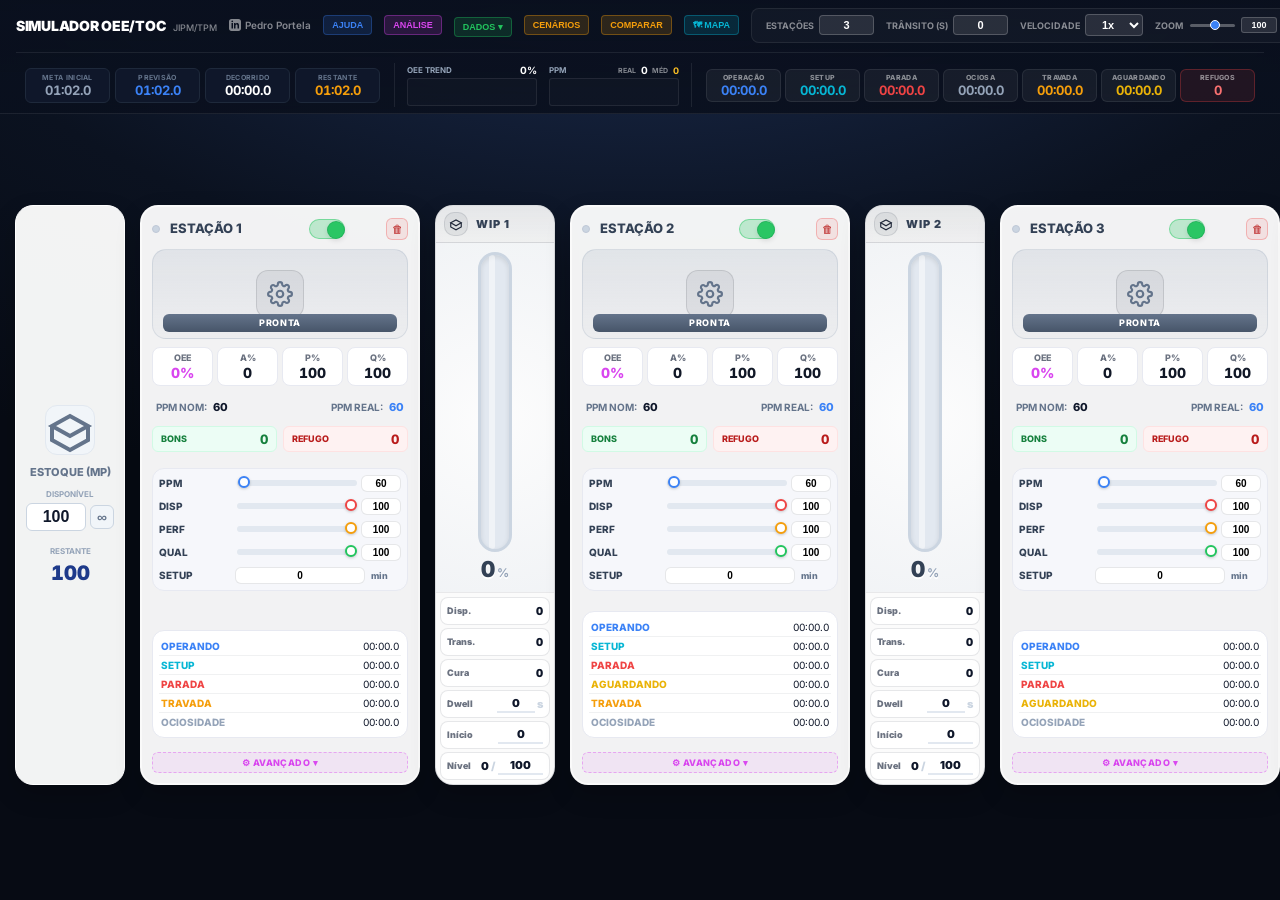
<file: index.html>
<!doctype html>
<html lang="pt-br">
<head>
    <meta charset="utf-8"/>
    <meta name="viewport" content="width=device-width,initial-scale=1"/>
    <title>SIMULADOR - OEE / TOC</title>
    <link href="https://fonts.googleapis.com/css2?family=Inter:wght@400;600;800&family=Roboto+Mono:wght@500&display=swap" rel="stylesheet">
    <link rel="stylesheet" href="styles.css">
</head>
<body>

<div class="topbar">
    <div class="row1">
        <div class="left-group">
            <div class="brand-compact">
                <span class="brandTitle">SIMULADOR OEE/TOC</span>
                <span class="brandSub">JIPM/TPM</span>
            </div>
            <a href="https://www.linkedin.com/in/pedro-ag-portela/" target="_blank" class="author-link">
                <svg viewBox="0 0 24 24"><path d="M19 0h-14c-2.761 0-5 2.239-5 5v14c0 2.761 2.239 5 5 5h14c2.762 0 5-2.239 5-5v-14c0-2.761-2.238-5-5-5zm-11 19h-3v-11h3v11zm-1.5-12.268c-.966 0-1.75-.79-1.75-1.764s.784-1.764 1.75-1.764 1.75.79 1.75 1.764-.783 1.764-1.75 1.764zm13.5 12.268h-3v-5.604c0-3.368-4-3.113-4 0v5.604h-3v-11h3v1.765c1.396-2.586 7-2.777 7 2.476v6.759z"/></svg>
                Pedro Portela
            </a>
            <button class="help-btn" onclick="openHelp()">AJUDA</button>
            <button class="analytics-btn" onclick="openAnalytics()">ANÁLISE</button>
            <div class="data-menu-wrap">
                <button class="data-btn" onclick="toggleDataMenu(event)">DADOS ▾</button>
                <div class="data-menu" id="dataMenu">
                    <div class="group-title">Exportar</div>
                    <button onclick="exportCSV()">📊 KPIs por estação (CSV)</button>
                    <button onclick="exportSnapshot()">📦 Snapshot completo (JSON)</button>
                    <hr>
                    <div class="group-title">Configuração</div>
                    <button onclick="saveConfig()">💾 Guardar configuração</button>
                    <button onclick="document.getElementById('loadConfigInput').click()">📂 Carregar configuração</button>
                    <button onclick="saveConfigLocal()">⭐ Guardar em browser</button>
                    <button onclick="loadConfigLocal()">↻ Restaurar do browser</button>
                    <hr>
                    <button onclick="openPrefs()">⚙ Preferências…</button>
                </div>
                <input type="file" id="loadConfigInput" accept=".json,application/json" style="display:none" onchange="loadConfigFile(event)">
            </div>
            <button class="scenario-btn" onclick="openScenarios()">CENÁRIOS</button>
            <button class="scenario-btn" onclick="openCompare()" title="Comparar dois snapshots JSON">COMPARAR</button>
            <button class="map-btn" onclick="openMap()" title="Vista em grafo da linha">🗺 MAPA</button>
        </div>

        <div class="center-configs">
            <div class="cfg">
                <span class="cfg-lbl">ESTAÇÕES</span>
                <input id="stationsSelect" class="cfg-input" type="number" min="1" max="99" value="3" title="Quantidade de estações (1-99)">
            </div>
            <div class="cfg">
                <span class="cfg-lbl">TRÂNSITO (s)</span>
                <input id="transitTimeInput" class="cfg-input" type="number" min="0" max="999" value="0">
            </div>
            <div class="cfg">
                <span class="cfg-lbl">VELOCIDADE</span>
                <select id="speedSelect" class="cfg-input">
                    <option value="1">1x</option><option value="2">2x</option><option value="4">4x</option><option value="8">8x</option><option value="10">10x</option><option value="20">20x</option><option value="100">100x</option>
                </select>
            </div>
            <div class="cfg">
                <span class="cfg-lbl">ZOOM</span>
                <div class="zoom-row">
                    <input id="zoomSlider" type="range" min="30" max="150" step="5" value="100">
                    <input id="zoomInput" type="number" min="30" max="150" value="100">
                </div>
            </div>
            <div class="cfg" title="Semente para reprodutibilidade (0 = aleatório)">
                <span class="cfg-lbl">SEED</span>
                <input id="seedInput" class="seed-input" type="text" value="0" maxlength="10">
            </div>
        </div>

        <div class="right-group">
            <div class="toggles">
                <label class="tgl"><input type="checkbox" id="chkKeepParams">Manter Parâmetros</label>
                <label class="tgl"><input type="checkbox" id="chkFlushLine">Esgotar Linha</label>
            </div>
            <div class="btns">
                <button class="iconBtn" id="btnReset" title="Reset">⟲</button>
                <button class="startBtn" id="btnStart"><span>▶</span> INICIAR</button>
            </div>
            <div class="theme-toggle">
                <span class="theme-lbl">Claro</span>
                <label class="switch"><input type="checkbox" id="chkTheme"><span class="slider"></span></label>
            </div>
        </div>
    </div>

    <div class="row2">
        <div class="time-group">
            <div class="time-card"><div class="time-lbl">META INICIAL</div><div class="time-val est" id="t_init">00:00.0</div></div>
            <div class="time-card" title="Previsão de tempo de conclusão (P50 / P90 com MTBF ativo)"><div class="time-lbl">PREVISÃO</div><div class="time-val curr" id="t_est_curr">00:00.0</div><div class="time-lbl" id="t_est_p90" style="display:none; color:#fbbf24; font-size:8px; margin-top:1px;"></div></div>
            <div class="time-card"><div class="time-lbl">DECORRIDO</div><div class="time-val" id="t_elap">00:00.0</div></div>
            <div class="time-card"><div class="time-lbl">RESTANTE</div><div class="time-val rem" id="t_rem">00:00.0</div></div>
        </div>

        <div class="chart-group">
            <div class="mini-chart">
                <div class="chart-lbl"><span>OEE TREND</span><span class="cv-main" id="val_oee_now">0%</span></div>
                <div class="svg-box"><svg id="chartOEE"></svg></div>
            </div>
            <div class="mini-chart">
                <div class="chart-lbl">
                    <span>PPM</span>
                    <div class="chart-val-box">
                        <span class="cv-lbl-small">REAL</span><span class="cv-main" id="val_ppm_now">0</span>
                        <span class="cv-lbl-small">MÉD</span><span class="cv-sub" id="val_ppm_avg">0</span>
                    </div>
                </div>
                <div class="svg-box"><svg id="chartPPM"></svg></div>
            </div>
        </div>

        <div class="state-group">
            <div class="state-pill st-op"><div class="st-lbl">OPERAÇÃO</div><div class="st-val" id="g_run">00:00</div></div>
            <div class="state-pill st-su"><div class="st-lbl">SETUP</div><div class="st-val" id="g_setup_run">00:00</div></div>
            <div class="state-pill st-pd"><div class="st-lbl">PARADA</div><div class="st-val" id="g_down">00:00</div></div>
            <div class="state-pill st-oc"><div class="st-lbl">OCIOSA</div><div class="st-val" id="g_idle">00:00</div></div>
            <div class="state-pill st-tr"><div class="st-lbl">TRAVADA</div><div class="st-val" id="g_block">00:00</div></div>
            <div class="state-pill st-ag"><div class="st-lbl">AGUARDANDO</div><div class="st-val" id="g_wait">00:00</div></div>
            <div class="state-pill scrap-pill st-sc"><div class="st-lbl">REFUGOS</div><div class="st-val" id="g_scrap">0</div></div>
        </div>
    </div>
</div>

<div class="main">
    <div class="board" id="board">
        <div class="animLayer" id="animLayer"></div>
    </div>
</div>

<div id="helpModal" class="modal">
    <div class="modal-content">
        <span class="close" onclick="closeHelp()">&times;</span>
        <h2>📘 Manual Completo do Simulador OEE & TOC</h2>
        
        <h3>1. INTRODUÇÃO</h3>
        <p>Este simulador combina os princípios da <strong>Teoria das Restrições (TOC)</strong> de Eliyahu Goldratt com as métricas de <strong>OEE (Overall Equipment Effectiveness)</strong> do padrão JIPM/TPM. O objetivo é visualizar como parâmetros de disponibilidade, performance e qualidade impactam a produção de uma linha de manufatura.</p>
        
        <h3>2. CONCEITOS FUNDAMENTAIS</h3>
        
        <div class="help-section">
            <h4>OEE (Overall Equipment Effectiveness)</h4>
            <p><strong>Fórmula:</strong> <code>OEE = Disponibilidade (A%) × Performance (P%) × Qualidade (Q%)</code></p>
            <ul>
                <li><strong>Disponibilidade (A%):</strong> Percentual do tempo que a máquina está operacional (não quebrada)</li>
                <li><strong>Performance (P%):</strong> Percentual da velocidade nominal que está sendo alcançada</li>
                <li><strong>Qualidade (Q%):</strong> Percentual de peças boas produzidas (sem defeitos)</li>
            </ul>
            <p>Um OEE de <strong>85%</strong> é considerado "classe mundial" na indústria.</p>
        </div>
        
        <div class="help-section">
            <h4>Teoria das Restrições (TOC)</h4>
            <ul>
                <li><strong>Gargalo (Bottleneck):</strong> É a estação com menor capacidade efetiva, que limita toda a linha</li>
                <li>A capacidade de uma linha de produção é determinada pelo seu gargalo</li>
                <li>O simulador identifica automaticamente o gargalo (estação com menor PPM × A% × P%)</li>
                <li>Melhorar qualquer estação que NÃO seja o gargalo não aumenta a produção total</li>
            </ul>
        </div>
        
        <div class="help-section">
            <h4>WIP (Work in Progress)</h4>
            <ul>
                <li>Estoque intermediário entre estações</li>
                <li>Buffers protegem o gargalo contra variações das estações anteriores</li>
                <li><strong>WIP alto:</strong> Maior proteção, mas mais capital parado</li>
                <li><strong>WIP baixo:</strong> Menor custo, mas maior risco de paradas por falta de peça</li>
            </ul>
        </div>
        
        <h3>3. CONFIGURAÇÕES GERAIS (Barra Superior)</h3>
        <div class="glossary-grid">
            <div class="g-item"><div class="g-title">ESTAÇÕES</div><div class="g-desc">Quantidade de máquinas/etapas na linha (2 a 8)</div></div>
            <div class="g-item"><div class="g-title">TRÂNSITO (s)</div><div class="g-desc">Tempo de transporte entre estações em segundos</div></div>
            <div class="g-item"><div class="g-title">VELOCIDADE</div><div class="g-desc">Multiplicador de velocidade da simulação (1x a 100x)</div></div>
            <div class="g-item"><div class="g-title">ZOOM</div><div class="g-desc">Ajuste visual do tamanho do board (30% a 150%)</div></div>
        </div>
        
        <h3>4. INDICADORES DE TEMPO</h3>
        <div class="glossary-grid">
            <div class="g-item"><div class="g-title">META INICIAL</div><div class="g-desc">Tempo estimado para concluir a meta no momento que a simulação iniciou</div></div>
            <div class="g-item"><div class="g-title">PREVISÃO</div><div class="g-desc">Tempo estimado atual (recalculado se parâmetros mudarem durante a simulação)</div></div>
            <div class="g-item"><div class="g-title">DECORRIDO</div><div class="g-desc">Tempo de simulação já transcorrido</div></div>
            <div class="g-item"><div class="g-title">RESTANTE</div><div class="g-desc">Previsão menos o tempo decorrido</div></div>
        </div>
        
        <h3>5. GRÁFICOS EM TEMPO REAL</h3>
        <div class="glossary-grid">
            <div class="g-item"><div class="g-title">OEE TREND</div><div class="g-desc">Evolução do OEE do gargalo ao longo do tempo (0% a 100%)</div></div>
            <div class="g-item"><div class="g-title">PPM</div><div class="g-desc"><strong>REAL:</strong> PPM instantâneo do gargalo | <strong>MÉD:</strong> Média de peças boas por minuto desde o início</div></div>
        </div>
        
        <h3>6. ESTADOS GLOBAIS DA LINHA</h3>
        <div class="help-section">
            <table style="width:100%; font-size:13px; border-collapse:collapse;">
                <tr style="border-bottom:1px solid var(--modal-border);">
                    <td style="padding:8px;"><strong style="color:var(--blue);">OPERAÇÃO</strong></td>
                    <td style="padding:8px;">Tempo que o gargalo esteve efetivamente produzindo</td>
                </tr>
                <tr style="border-bottom:1px solid var(--modal-border);">
                    <td style="padding:8px;"><strong style="color:var(--cyan);">SETUP</strong></td>
                    <td style="padding:8px;">Tempo de setup/preparação da última estação</td>
                </tr>
                <tr style="border-bottom:1px solid var(--modal-border);">
                    <td style="padding:8px;"><strong style="color:var(--red);">PARADA</strong></td>
                    <td style="padding:8px;">Tempo de parada não planejada (falhas, quebras)</td>
                </tr>
                <tr style="border-bottom:1px solid var(--modal-border);">
                    <td style="padding:8px;"><strong style="color:var(--gray);">OCIOSA</strong></td>
                    <td style="padding:8px;">Tempo sem atividade (estação 1 sem demanda para puxar)</td>
                </tr>
                <tr style="border-bottom:1px solid var(--modal-border);">
                    <td style="padding:8px;"><strong style="color:var(--orange);">TRAVADA</strong></td>
                    <td style="padding:8px;">Tempo bloqueado porque o buffer à frente está cheio</td>
                </tr>
                <tr style="border-bottom:1px solid var(--modal-border);">
                    <td style="padding:8px;"><strong style="color:var(--yellow);">AGUARDANDO</strong></td>
                    <td style="padding:8px;">Tempo esperando peça chegar do buffer anterior (starving)</td>
                </tr>
                <tr>
                    <td style="padding:8px;"><strong style="color:#f87171;">REFUGOS</strong></td>
                    <td style="padding:8px;">Total de peças rejeitadas por problemas de qualidade</td>
                </tr>
            </table>
        </div>
        
        <h3>7. ESTOQUE (Coluna Esquerda)</h3>
        <div class="glossary-grid">
            <div class="g-item"><div class="g-title">DISPONÍVEL</div><div class="g-desc">Quantidade inicial de matéria-prima a ser configurada</div></div>
            <div class="g-item"><div class="g-title">RESTANTE</div><div class="g-desc">Quantidade ainda disponível para puxar durante a simulação</div></div>
        </div>
        
        <h3>8. PARÂMETROS DE CADA ESTAÇÃO</h3>
        <div class="help-section">
            <h4>Controles Ajustáveis</h4>
            <table style="width:100%; font-size:13px; border-collapse:collapse;">
                <tr style="border-bottom:1px solid var(--modal-border);">
                    <td style="padding:8px;"><strong>PPM</strong></td>
                    <td style="padding:8px;">Peças por minuto nominal (velocidade teórica máxima)</td>
                </tr>
                <tr style="border-bottom:1px solid var(--modal-border);">
                    <td style="padding:8px;"><strong>DISP (A%)</strong></td>
                    <td style="padding:8px;">Disponibilidade - % do tempo que a máquina está operacional</td>
                </tr>
                <tr style="border-bottom:1px solid var(--modal-border);">
                    <td style="padding:8px;"><strong>PERF (P%)</strong></td>
                    <td style="padding:8px;">Performance - % da velocidade nominal realmente alcançada</td>
                </tr>
                <tr style="border-bottom:1px solid var(--modal-border);">
                    <td style="padding:8px;"><strong>QUAL (Q%)</strong></td>
                    <td style="padding:8px;">Qualidade - % de peças boas (sem defeito) produzidas</td>
                </tr>
                <tr>
                    <td style="padding:8px;"><strong>SETUP</strong></td>
                    <td style="padding:8px;">Tempo de setup ao final da produção (em minutos)</td>
                </tr>
            </table>
        </div>
        <div class="help-section">
            <h4>KPIs Calculados da Estação</h4>
            <ul>
                <li><strong>OEE</strong> = A% × P% × Q%</li>
                <li><strong>PPM NOM</strong> = velocidade configurada</li>
                <li><strong>PPM REAL</strong> = PPM NOM × P%</li>
                <li><strong>BONS</strong> = peças aprovadas pela estação</li>
                <li><strong>REFUGO</strong> = peças rejeitadas pela estação</li>
            </ul>
        </div>
        <div class="help-section">
            <h4>Tempos Acumulados por Estação</h4>
            <p>OPERANDO, SETUP, PARADA, AGUARDANDO, TRAVADA, OCIOSIDADE - cada um mostra quanto tempo a estação passou em cada estado.</p>
        </div>
        
        <h3>9. BUFFERS WIP (Entre Estações)</h3>
        <div class="glossary-grid">
            <div class="g-item"><div class="g-title">Termômetro</div><div class="g-desc">Visualização gráfica do nível de ocupação do buffer</div></div>
            <div class="g-item"><div class="g-title">%</div><div class="g-desc">Percentual de ocupação do buffer</div></div>
            <div class="g-item"><div class="g-title">Disp.</div><div class="g-desc">Peças prontas e disponíveis para a próxima estação</div></div>
            <div class="g-item"><div class="g-title">Trans.</div><div class="g-desc">Peças em trânsito (ainda chegando ao buffer)</div></div>
            <div class="g-item"><div class="g-title">Início</div><div class="g-desc">Quantidade inicial de WIP (configurável ANTES de iniciar)</div></div>
            <div class="g-item"><div class="g-title">Nível</div><div class="g-desc">Quantidade atual / Capacidade máxima do buffer</div></div>
        </div>
        
        <h3>10. CONCLUÍDO (Coluna Direita)</h3>
        <div class="glossary-grid">
            <div class="g-item"><div class="g-title">META DE PROD.</div><div class="g-desc">Quantidade de peças BOAS desejadas ao final</div></div>
            <div class="g-item"><div class="g-title">REPOR PERDAS</div><div class="g-desc">Se ativo, continua puxando do estoque até atingir a meta de bons, compensando refugos</div></div>
            <div class="g-item"><div class="g-title">Número Grande</div><div class="g-desc">Total de peças boas finalizadas (saída da linha)</div></div>
            <div class="g-item"><div class="g-title">TOTAL PROCESSADO</div><div class="g-desc">Bons + Refugos (tudo que passou pela linha completa)</div></div>
            <div class="g-item"><div class="g-title">SALDO WIP (INI/FIM)</div><div class="g-desc">WIP total no início da simulação / WIP total atual</div></div>
        </div>
        
        <h3>11. CONTROLES E BOTÕES</h3>
        <div class="help-section">
            <table style="width:100%; font-size:13px; border-collapse:collapse;">
                <tr style="border-bottom:1px solid var(--modal-border);">
                    <td style="padding:8px;"><strong>Toggle ON/OFF</strong></td>
                    <td style="padding:8px;">Liga/desliga cada estação individualmente</td>
                </tr>
                <tr style="border-bottom:1px solid var(--modal-border);">
                    <td style="padding:8px;"><strong>Manter Parâmetros</strong></td>
                    <td style="padding:8px;">Ao resetar, preserva TODAS as configurações (PPM, A%, P%, Q%, WIP, etc.)</td>
                </tr>
                <tr style="border-bottom:1px solid var(--modal-border);">
                    <td style="padding:8px;"><strong>Esgotar Linha</strong></td>
                    <td style="padding:8px;">Continua simulação até esvaziar todo o WIP, mesmo após atingir a meta</td>
                </tr>
                <tr style="border-bottom:1px solid var(--modal-border);">
                    <td style="padding:8px;"><strong>⟲ (Reset)</strong></td>
                    <td style="padding:8px;">Reinicia a simulação (respeita "Manter Parâmetros")</td>
                </tr>
                <tr style="border-bottom:1px solid var(--modal-border);">
                    <td style="padding:8px;"><strong>▶ INICIAR / ⏸ PAUSAR</strong></td>
                    <td style="padding:8px;">Inicia ou pausa a simulação</td>
                </tr>
                <tr>
                    <td style="padding:8px;"><strong>Tema Claro/Escuro</strong></td>
                    <td style="padding:8px;">Alterna entre aparência clara e escura</td>
                </tr>
            </table>
        </div>
        
        <h3>12. INDICADOR DE GARGALO</h3>
        <div class="help-section">
            <ul>
                <li>A estação com <strong>menor capacidade efetiva</strong> (PPM × A% × P%) recebe destaque em <strong style="color:var(--purple);">roxo</strong></li>
                <li>O badge <strong>"GARGALO"</strong> aparece na estação limitante</li>
                <li>Se todas as estações tiverem capacidade igual, a última é considerada o gargalo</li>
                <li>Os indicadores globais (OPERAÇÃO, PARADA, etc.) são baseados no gargalo</li>
            </ul>
        </div>
        
        <h3>13. COMO USAR O SIMULADOR</h3>
        <div class="help-section">
            <h4>Passo a Passo Básico</h4>
            <ol>
                <li>Configure o <strong>número de estações</strong> desejado</li>
                <li>Defina o <strong>estoque inicial</strong> (matéria-prima) e a <strong>meta de produção</strong></li>
                <li>Ajuste os parâmetros (<strong>PPM, A%, P%, Q%</strong>) de cada estação</li>
                <li>Opcionalmente, configure <strong>WIP inicial</strong> nos buffers e <strong>tempo de setup</strong></li>
                <li>Clique em <strong>INICIAR</strong></li>
                <li>Observe os indicadores e identifique o gargalo</li>
                <li><strong>Pause</strong> para ajustar parâmetros e ver o impacto em tempo real</li>
            </ol>
        </div>
        <div class="help-section">
            <h4>Dicas de Uso</h4>
            <ul>
                <li>Use <strong>velocidade alta (20x ou 100x)</strong> para simulações longas</li>
                <li>Reduza a <strong>disponibilidade</strong> de uma estação para simular quebras</li>
                <li>Compare cenários usando <strong>"Manter Parâmetros"</strong> + Reset</li>
                <li>Observe o <strong>Saldo WIP</strong> para entender acúmulo na linha</li>
                <li>Ative <strong>"Repor Perdas"</strong> para simular produção até atingir meta de bons</li>
            </ul>
        </div>
        
        <h3>14. INTERPRETAÇÕES E INSIGHTS</h3>
        <div class="help-section">
            <table style="width:100%; font-size:13px; border-collapse:collapse;">
                <tr style="border-bottom:1px solid var(--modal-border);">
                    <td style="padding:8px;"><strong>OEE baixo com A% baixo</strong></td>
                    <td style="padding:8px;">Problema de manutenção/confiabilidade - máquina quebra muito</td>
                </tr>
                <tr style="border-bottom:1px solid var(--modal-border);">
                    <td style="padding:8px;"><strong>OEE baixo com P% baixo</strong></td>
                    <td style="padding:8px;">Máquina operando abaixo da velocidade nominal</td>
                </tr>
                <tr style="border-bottom:1px solid var(--modal-border);">
                    <td style="padding:8px;"><strong>OEE baixo com Q% baixo</strong></td>
                    <td style="padding:8px;">Problema de qualidade no processo</td>
                </tr>
                <tr style="border-bottom:1px solid var(--modal-border);">
                    <td style="padding:8px;"><strong>Muito tempo "AGUARDANDO"</strong></td>
                    <td style="padding:8px;">Estação anterior é mais lenta (gargalo está antes)</td>
                </tr>
                <tr style="border-bottom:1px solid var(--modal-border);">
                    <td style="padding:8px;"><strong>Muito tempo "TRAVADA"</strong></td>
                    <td style="padding:8px;">Buffer cheio - próxima estação é mais lenta (gargalo está depois)</td>
                </tr>
                <tr style="border-bottom:1px solid var(--modal-border);">
                    <td style="padding:8px;"><strong>WIP acumulando</strong></td>
                    <td style="padding:8px;">Desbalanceamento entre estações - revisar capacidades</td>
                </tr>
                <tr>
                    <td style="padding:8px;"><strong>Meta não atingida</strong></td>
                    <td style="padding:8px;">Estoque insuficiente ou muitos refugos (ativar "Repor Perdas")</td>
                </tr>
            </table>
        </div>
        
        <h3>15. GLOSSÁRIO RÁPIDO</h3>
        <div class="glossary-grid">
            <div class="g-item"><div class="g-title">PPM</div><div class="g-desc">Peças Por Minuto</div></div>
            <div class="g-item"><div class="g-title">OEE</div><div class="g-desc">Overall Equipment Effectiveness (Eficácia Global do Equipamento)</div></div>
            <div class="g-item"><div class="g-title">WIP</div><div class="g-desc">Work in Progress (Estoque em Processo)</div></div>
            <div class="g-item"><div class="g-title">TOC</div><div class="g-desc">Theory of Constraints (Teoria das Restrições)</div></div>
            <div class="g-item"><div class="g-title">Gargalo</div><div class="g-desc">Recurso que limita a capacidade total do sistema</div></div>
            <div class="g-item"><div class="g-title">Setup</div><div class="g-desc">Tempo de preparação/troca de ferramenta</div></div>
            <div class="g-item"><div class="g-title">Throughput</div><div class="g-desc">Taxa de saída de produtos acabados (bons)</div></div>
            <div class="g-item"><div class="g-title">Starving</div><div class="g-desc">Estação parada esperando peça (fome de material)</div></div>
        </div>
        
        <div style="margin-top:25px; padding:15px; background:rgba(34,197,94,0.1); border:1px solid rgba(34,197,94,0.3); border-radius:10px;">
            <p style="margin:0; font-size:13px; color:var(--green);"><strong>💡 Lembre-se:</strong> O objetivo é experimentar! Altere parâmetros, observe os impactos e desenvolva intuição sobre como OEE e gargalos afetam a produção.</p>
        </div>
    </div>
</div>

<div id="analyticsModal" class="modal">
    <div class="modal-content analytics">
        <span class="close" onclick="closeAnalytics()">&times;</span>
        <h2>📊 Análise da Linha</h2>

        <div class="analytics-summary" id="analyticsSummary"></div>

        <div class="tab-bar">
            <button class="tab-btn active" data-tab="yamazumi" onclick="switchAnalyticsTab('yamazumi')">Yamazumi</button>
            <button class="tab-btn" data-tab="pareto" onclick="switchAnalyticsTab('pareto')">Pareto de Perdas</button>
            <button class="tab-btn" data-tab="heatmap" onclick="switchAnalyticsTab('heatmap')">Heatmap de Estados</button>
            <button class="tab-btn" data-tab="sankey" onclick="switchAnalyticsTab('sankey')">Fluxo (Sankey)</button>
        </div>

        <div class="tab-pane active" id="tab-yamazumi">
            <p style="font-size:12px; opacity:0.8; margin:0 0 10px;">Tempo de ciclo efetivo decomposto por estação. Cada barra mostra a média de segundos por peça produzida em cada estado. A <strong style="color:var(--cyan);">linha tracejada</strong> indica o <strong>Takt time</strong> (ritmo necessário para atingir a meta).</p>
            <div class="chart-wrap"><div id="yamazumiChart"></div></div>
            <div class="legend">
                <span class="legend-item"><span class="legend-swatch swatch-run"></span>Operando</span>
                <span class="legend-item"><span class="legend-swatch swatch-setup"></span>Setup</span>
                <span class="legend-item"><span class="legend-swatch swatch-down"></span>Parada</span>
                <span class="legend-item"><span class="legend-swatch swatch-block"></span>Travada</span>
                <span class="legend-item"><span class="legend-swatch swatch-wait"></span>Aguardando</span>
                <span class="legend-item"><span class="legend-swatch swatch-idle"></span>Ociosa</span>
            </div>
        </div>

        <div class="tab-pane" id="tab-pareto">
            <p style="font-size:12px; opacity:0.8; margin:0 0 10px;">Perdas agregadas da linha, ordenadas do maior para o menor impacto. A linha sobreposta mostra a <strong>% cumulativa</strong>. Foque nas barras à esquerda — geralmente 20% das categorias causam 80% das perdas (Princípio de Pareto).</p>
            <div class="chart-wrap"><div id="paretoChart"></div></div>
        </div>

        <div class="tab-pane" id="tab-heatmap">
            <p style="font-size:12px; opacity:0.8; margin:0 0 10px;">Linha do tempo de cada estação. Cada faixa horizontal mostra o estado ao longo da simulação — útil para identificar padrões (ex: starving cíclico, blocos prolongados, propagação de paradas).</p>
            <div class="chart-wrap"><div id="heatmapChart"></div></div>
            <div class="legend">
                <span class="legend-item"><span class="legend-swatch swatch-run"></span>Operando</span>
                <span class="legend-item"><span class="legend-swatch swatch-setup"></span>Setup</span>
                <span class="legend-item"><span class="legend-swatch swatch-down"></span>Parada</span>
                <span class="legend-item"><span class="legend-swatch swatch-block"></span>Travada</span>
                <span class="legend-item"><span class="legend-swatch swatch-wait"></span>Aguardando</span>
                <span class="legend-item"><span class="legend-swatch swatch-idle"></span>Ociosa</span>
            </div>
        </div>

        <div class="tab-pane" id="tab-sankey">
            <p style="font-size:12px; opacity:0.8; margin:0 0 10px;">Fluxo de peças do estoque até ao destino final. A largura de cada fluxo é proporcional ao número de peças. Permite ver instantaneamente onde se concentra o refugo.</p>
            <div class="chart-wrap"><div id="sankeyChart"></div></div>
        </div>
    </div>
</div>

<div id="scenariosModal" class="modal">
    <div class="modal-content" style="max-width: 900px;">
        <span class="close" onclick="closeScenarios()">&times;</span>
        <h2>🎯 Cenários Didáticos</h2>
        <p style="font-size: 13px; opacity: 0.85; margin-bottom: 20px;">Selecione um cenário pré-configurado para explorar conceitos específicos. <strong>A configuração atual será substituída.</strong></p>
        <div class="scenarios-grid" id="scenariosGrid"></div>
    </div>
</div>

<div id="compareModal" class="modal">
    <div class="modal-content" style="max-width: 1100px;">
        <span class="close" onclick="closeCompare()">&times;</span>
        <h2>⚖ Comparador de Cenários</h2>
        <p style="font-size: 13px; opacity: 0.85; margin-bottom: 14px;">Carregue dois ficheiros JSON de snapshot (exportados via DADOS → Snapshot completo) para comparar lado a lado. Útil para validar melhorias entre execuções.</p>
        <div class="compare-actions">
            <button class="file-pick-btn" onclick="document.getElementById('cmpFileA').click()">📂 Carregar A</button>
            <button class="file-pick-btn" onclick="document.getElementById('cmpFileB').click()">📂 Carregar B</button>
            <button class="file-pick-btn" onclick="useCurrentAsCompare('A')">📌 Usar atual como A</button>
            <button class="file-pick-btn" onclick="useCurrentAsCompare('B')">📌 Usar atual como B</button>
        </div>
        <input type="file" id="cmpFileA" accept=".json,application/json" style="display:none" onchange="loadCompareFile(event, 'A')">
        <input type="file" id="cmpFileB" accept=".json,application/json" style="display:none" onchange="loadCompareFile(event, 'B')">
        <div class="compare-cols">
            <div class="compare-col" id="cmpColA"><div class="empty-note">Carregue um snapshot A</div></div>
            <div class="compare-col" id="cmpColB"><div class="empty-note">Carregue um snapshot B</div></div>
        </div>
        <div id="cmpDiff" style="margin-top: 16px;"></div>
    </div>
</div>

<div id="prefsModal" class="modal">
    <div class="modal-content" style="max-width: 600px;">
        <span class="close" onclick="closePrefs()">&times;</span>
        <h2>⚙ Preferências</h2>
        <p style="font-size: 12px; opacity: 0.85; margin-bottom: 16px;">Parâmetros internos do simulador. Aplicação imediata; valores persistidos com a configuração no browser.</p>
        <div style="display: flex; flex-direction: column; gap: 12px;">
            <label style="display:grid; grid-template-columns: 1fr 100px; gap:8px; align-items:center; font-size:13px;">
                <span><strong>Tolerância de balanceamento</strong><br><span style="font-size:10px; opacity:0.7;">Diferença máxima (em PPM efetivo) entre estações para serem consideradas equilibradas.</span></span>
                <input id="prefBalance" type="number" min="0" step="0.1" class="seed-input" style="width:80px;">
            </label>
            <label style="display:grid; grid-template-columns: 1fr 100px; gap:8px; align-items:center; font-size:13px;">
                <span><strong>Pontos no sparkline</strong><br><span style="font-size:10px; opacity:0.7;">Quantidade de amostras retidas nos gráficos OEE/PPM da topbar.</span></span>
                <input id="prefHistory" type="number" min="10" max="500" step="10" class="seed-input" style="width:80px;">
            </label>
            <label style="display:grid; grid-template-columns: 1fr 100px; gap:8px; align-items:center; font-size:13px;">
                <span><strong>Transições no heatmap</strong><br><span style="font-size:10px; opacity:0.7;">Limite de mudanças de estado guardadas por estação. Valores maiores aumentam detalhe à custa de memória.</span></span>
                <input id="prefHeatmap" type="number" min="100" max="5000" step="100" class="seed-input" style="width:80px;">
            </label>
            <label style="display:grid; grid-template-columns: 1fr 100px; gap:8px; align-items:center; font-size:13px;">
                <span><strong>Intervalo de atualização (s)</strong><br><span style="font-size:10px; opacity:0.7;">Cadência de re-render dos gráficos. Maior → menos CPU.</span></span>
                <input id="prefInterval" type="number" min="0.1" max="5" step="0.1" class="seed-input" style="width:80px;">
            </label>
            <label style="display:flex; gap:10px; align-items:center; font-size:13px; padding-top:6px; border-top:1px solid var(--modal-border);">
                <input id="prefP90" type="checkbox" style="accent-color: var(--blue); width:16px; height:16px;">
                <span><strong>Mostrar previsão P90 (com MTBF)</strong><br><span style="font-size:10px; opacity:0.7;">Quando há variabilidade estocástica, mostra também o percentil 90 do tempo previsto.</span></span>
            </label>
        </div>
        <div style="display: flex; gap: 10px; margin-top: 20px; justify-content: flex-end;">
            <button class="file-pick-btn" onclick="resetPrefs()">Repor padrões</button>
            <button class="file-pick-btn" style="background: var(--blue); color: #fff; border-color: var(--blue);" onclick="closePrefs()">Concluído</button>
        </div>
    </div>
</div>

<div id="mapView" class="map-view">
    <div class="map-toolbar">
        <button onclick="autoLayoutMap()" title="Reorganiza os nós em colunas topológicas">⛓ Auto-layout</button>
        <button onclick="autoFitMap()" title="Centrar e ajustar zoom para todos os nós">⛶ Auto-fit</button>
        <button onclick="zoomMap(1.25)" title="Zoom in">+</button>
        <button onclick="zoomMap(0.8)" title="Zoom out">−</button>
        <span style="opacity:0.4; align-self:center;">│</span>
        <button onclick="document.getElementById('floorPlanInput').click()" title="Carregar imagem de planta baixa">🖼 Planta</button>
        <button id="btnEdgeStyle" onclick="toggleAllEdgesStyle()" title="Alternar estilo de todas as setas">⤳ Setas: Bezier</button>
        <input type="file" id="floorPlanInput" accept="image/*" style="display:none" onchange="loadFloorPlan(event)">
        <span style="opacity:0.4; align-self:center;">│</span>
        <button onclick="addStationNode()" title="Inserir uma nova estação">+ Estação</button>
        <button onclick="addBufferNode()" title="Inserir um novo buffer">+ Buffer</button>
        <button id="btnMode-connect" onclick="setEditorMode('connecting')" title="Clica num nó origem, depois num destino">🔗 Conectar</button>
        <button id="btnMode-delete" onclick="setEditorMode('deleting')" title="Clica em edges ou nós BUFFER para apagar">🗑 Apagar</button>
        <button onclick="setEditorMode('idle')" title="Voltar ao modo de seleção">↩ Selecionar</button>
        <span style="opacity:0.4; align-self:center;">│</span>
        <button class="close" onclick="closeMap()">✕ Fechar</button>
    </div>
    <div class="map-info" id="mapInfo">—</div>
    <div class="floorplan-ctrl" id="floorplanCtrl" style="display:none;">
        <label>🖼 Opacidade <input type="range" id="floorOpacity" min="0" max="100" value="50" oninput="setFloorPlanOpacity(this.value)"></label>
        <button onclick="removeFloorPlan()" title="Remover planta">✕</button>
    </div>
    <svg id="mapSvg" class="map-svg" viewBox="0 0 1600 800" preserveAspectRatio="xMidYMid meet">
        <defs>
            <marker id="arrowMap" viewBox="0 0 10 10" refX="10" refY="5" markerWidth="6" markerHeight="6" orient="auto-start-reverse">
                <path d="M0,0 L10,5 L0,10 z" fill="rgba(148,163,184,0.6)"/>
            </marker>
        </defs>
        <g id="mapFloor"></g>
        <g id="mapEdges"></g>
        <g id="mapNodes"></g>
        <g id="mapAnim"></g>
    </svg>
    <svg class="minimap" id="minimap" viewBox="0 0 220 140" preserveAspectRatio="xMidYMid meet" onclick="minimapClick(event)"></svg>
    <div class="map-legend">
        <div style="display:flex; flex-direction:column; gap:6px;">
            <div style="display:flex; gap:14px; flex-wrap:wrap;">
                <span class="leg-item"><span class="leg-swatch" style="background:#94a3b8;"></span>Estoque</span>
                <span class="leg-item"><span class="leg-swatch" style="background:#3b82f6;"></span>Estação</span>
                <span class="leg-item"><span class="leg-swatch" style="background:#06b6d4;"></span>Buffer</span>
                <span class="leg-item"><span class="leg-swatch" style="background:#22c55e;"></span>Saída</span>
            </div>
            <div style="display:flex; gap:10px; flex-wrap:wrap; padding-top:6px; border-top:1px solid rgba(255,255,255,0.08);">
                <span class="leg-item"><span class="leg-swatch" style="background:#d946ef;"></span>Gargalo</span>
                <span class="leg-item"><span class="leg-swatch" style="background:#22c55e;"></span>Operando</span>
                <span class="leg-item"><span class="leg-swatch" style="background:#06b6d4;"></span>Setup</span>
                <span class="leg-item"><span class="leg-swatch" style="background:#ef4444;"></span>Parada</span>
                <span class="leg-item"><span class="leg-swatch" style="background:#f59e0b;"></span>Travada</span>
                <span class="leg-item"><span class="leg-swatch" style="background:#eab308;"></span>Aguardando</span>
                <span class="leg-item"><span class="leg-swatch" style="background:#475569;"></span>Desligada</span>
            </div>
        </div>
    </div>
    <div class="map-props" id="mapProps"></div>
</div>

<div id="toast" class="toast"></div>

<script src="app.js"></script>
</body>
</html>
</file>
<file: styles.css>
:root{
            --green:#22c55e; --red:#ef4444; --orange:#f59e0b; --yellow:#eab308;
            --blue:#3b82f6; --cyan: #06b6d4; --gray:#94a3b8; --navy:#1e3a8a;
            --purple: #d946ef; --purple-glow: rgba(217, 70, 239, 0.4);
            --bg-body: radial-gradient(1200px 600px at 50% -10%, #1d2f55 0%, #0b1220 60%, #070b14 100%);
            --top-bg: linear-gradient(180deg, rgba(10,16,30,.98), rgba(10,16,30,.92));
            --top-border: rgba(255,255,255,.08); --top-text: #fff; --top-muted: rgba(255,255,255,0.5);
            --input-bg: rgba(255,255,255,0.1); --input-border: rgba(255,255,255,0.2); --input-text: #fff;
            --panel2:#f6f7fb; --stroke:#e7e9f1; --shadow:0 10px 25px rgba(0,0,0,0.2);
            --text-main: #0f172a; --muted-main: #6b7280; --wip-w: 120px;
            --modal-bg: #0f172a; --modal-text: #f1f5f9; --modal-border: #1e293b;
        }
        input[type=number]::-webkit-inner-spin-button, input[type=number]::-webkit-outer-spin-button { -webkit-appearance: none; margin: 0; }
        input[type=number] { -moz-appearance: textfield; }
        body.light-mode {
            --bg-body: linear-gradient(135deg, #f0f2f5 0%, #e2e8f0 100%);
            --top-bg: rgba(255,255,255,0.95); --top-border: rgba(0,0,0,.06);
            --top-text: #1e293b; --top-muted: #64748b; --input-bg: #f1f5f9;
            --input-border: #cbd5e1; --input-text: #334155; --modal-bg: #ffffff;
            --modal-text: #0f172a; --modal-border: #cbd5e1;
        }
        *{box-sizing:border-box}
        body{ margin:0; font-family: 'Inter', sans-serif; color: var(--text-main); background: var(--bg-body); height:100vh; overflow:hidden; display: flex; flex-direction: column; transition: background 0.3s ease; }
        
        .topbar{ flex: 0 0 auto; z-index:30; padding: 6px 16px; background: var(--top-bg); border-bottom: 1px solid var(--top-border); backdrop-filter: blur(10px); display: flex; flex-direction: column; gap: 6px; color: var(--top-text); }
        .row1 { display: flex; align-items: center; justify-content: space-between; gap: 12px; height: 38px; }
        .left-group { display: flex; align-items: center; gap: 12px; }
        .brand-compact { display: flex; align-items: baseline; gap: 8px; }
        .brandTitle { font-weight: 900; font-size: 14px; color: var(--top-text); letter-spacing: -0.02em; white-space: nowrap; }
        .brandSub { font-size: 9px; color: var(--top-muted); font-weight: 500; white-space: nowrap; }
        .author-link { display: flex; align-items: center; gap: 4px; text-decoration: none; color: var(--top-muted); font-size: 10px; font-weight: 600; transition: color 0.2s; white-space: nowrap; }
        .author-link:hover { color: var(--top-text); }
        .author-link svg { width: 12px; height: 12px; fill: currentColor; }
        .help-btn { background: rgba(59, 130, 246, 0.15); border: 1px solid rgba(59, 130, 246, 0.3); color: var(--blue); padding: 4px 8px; border-radius: 4px; font-size: 9px; font-weight: 700; cursor: pointer; transition: all 0.2s; text-transform: uppercase; white-space: nowrap; }
        .help-btn:hover { background: var(--blue); color: #fff; border-color: var(--blue); }
        .center-configs { display: flex; align-items: center; gap: 12px; background: rgba(255,255,255,0.03); padding: 5px 14px; border-radius: 8px; border: 1px solid var(--top-border); }
        body.light-mode .center-configs { background: rgba(0,0,0,0.02); }
        .cfg { display: flex; align-items: center; gap: 5px; }
        .cfg-lbl { font-size: 9px; font-weight: 700; color: var(--top-muted); text-transform: uppercase; white-space: nowrap; }
        .cfg-input { background: var(--input-bg); border: 1px solid var(--input-border); color: var(--input-text); padding: 3px 5px; border-radius: 4px; font-weight: bold; font-size: 11px; width: 55px; text-align: center; }
        .cfg-input:focus { outline: none; border-color: var(--blue); }
        select.cfg-input { width: 58px; cursor: pointer; }
        select.cfg-input option { background: #fff; color: #333; }
        .zoom-row { display: flex; align-items: center; gap: 4px; }
        .zoom-row input[type=range] { width: 45px; height: 3px; background: rgba(255,255,255,0.3); border-radius: 2px; -webkit-appearance: none; cursor: pointer; }
        body.light-mode .zoom-row input[type=range] { background: rgba(0,0,0,0.2); }
        .zoom-row input[type=range]::-webkit-slider-thumb { -webkit-appearance: none; width: 10px; height: 10px; background: var(--blue); border-radius: 50%; border: 1px solid #fff; }
        .zoom-row input[type=number] { background: var(--input-bg); border: 1px solid var(--input-border); color: var(--top-text); width: 36px; padding: 2px; border-radius: 3px; text-align: center; font-size: 9px; font-weight: 700; }
        .right-group { display: flex; align-items: center; gap: 10px; }
        .toggles { display: flex; align-items: center; gap: 6px; }
        .tgl { display: flex; align-items: center; gap: 5px; font-size: 10px; font-weight: 600; color: var(--top-muted); cursor: pointer; padding: 4px 10px; border-radius: 4px; background: rgba(255,255,255,0.05); border: 1px solid var(--top-border); transition: all 0.2s; white-space: nowrap; }
        .tgl:hover { background: rgba(255,255,255,0.1); }
        .tgl input { width: 12px; height: 12px; accent-color: var(--cyan); margin: 0; cursor: pointer; }
        body.light-mode .tgl { background: rgba(0,0,0,0.03); }
        body.light-mode .tgl:hover { background: rgba(0,0,0,0.06); }
        .btns { display: flex; align-items: center; gap: 6px; }
        .iconBtn { background: var(--input-bg); border: 1px solid var(--input-border); color: var(--input-text); width: 28px; height: 28px; border-radius: 50%; cursor: pointer; font-size: 14px; display: grid; place-items: center; }
        .iconBtn:hover { background: rgba(255,255,255,0.15); }
        .startBtn { border-radius: 5px; background: var(--green); color: #052e16; border: none; padding: 0 14px; font-weight: 800; cursor: pointer; font-size: 11px; display: flex; align-items: center; gap: 5px; height: 28px; }
        .startBtn:hover { filter: brightness(1.1); }
        .startBtn:active { transform: scale(0.96); }
        .theme-toggle { display: flex; align-items: center; gap: 5px; }
        .theme-lbl { font-size: 9px; font-weight: 700; color: var(--top-muted); white-space: nowrap; }
        .switch { position: relative; width: 28px; height: 16px; }
        .switch input { opacity: 0; width: 0; height: 0; }
        .slider { position: absolute; cursor: pointer; top: 0; left: 0; right: 0; bottom: 0; background-color: #cbd5e1; transition: .3s; border-radius: 16px; }
        .slider:before { position: absolute; content: ""; height: 10px; width: 10px; left: 3px; bottom: 3px; background-color: white; transition: .3s; border-radius: 50%; }
        input:checked + .slider { background-color: var(--blue); }
        input:checked + .slider:before { transform: translateX(12px); }
        .switch input:checked + .slider.green-mode { background-color: #15803d !important; }
        .switch input:checked + .slider.green-mode:before { transform: translateX(12px); }
        
        .row2 { display: flex; align-items: center; justify-content: center; gap: 14px; padding-top: 10px; margin-top: 2px; border-top: 1px solid var(--top-border); }
        .time-group { display: flex; gap: 5px; }
        .time-card { background: #0f172a; border: 1px solid #1e293b; padding: 4px 10px; border-radius: 6px; display: flex; flex-direction: column; align-items: center; min-width: 85px; }
        body.light-mode .time-card { background: #fff; border-color: #e2e8f0; }
        body.light-mode .time-val { color: #0f172a; }
        .time-lbl { font-size: 7px; color: #64748b; font-weight: 700; text-transform: uppercase; letter-spacing: 0.3px; }
        .time-val { font-size: 13px; color: #fff; font-weight: 700; font-family: 'Inter', sans-serif; font-variant-numeric: tabular-nums; }
        .time-val.est { color: #94a3b8; }
        .time-val.curr { color: var(--blue); }
        .time-val.rem { color: var(--orange); }
        
        .chart-group { display: flex; gap: 12px; height: 44px; align-items: center; padding: 0 12px; border-left: 1px solid var(--top-border); border-right: 1px solid var(--top-border); }
        .mini-chart { display: flex; flex-direction: column; gap: 2px; width: 130px; }
        .chart-lbl { font-size: 8px; color: #94a3b8; font-weight: 700; display: flex; justify-content: space-between; align-items: center; }
        .chart-val-box { display: flex; gap: 4px; align-items: center; }
        .cv-main { color: var(--top-text); font-size: 10px; font-weight: 700; }
        .cv-sub { color: #fbbf24; font-size: 9px; }
        .cv-lbl-small { font-size: 7px; color: var(--top-muted); margin-right: 1px; }
        body.light-mode .cv-sub { color: var(--orange); }
        .svg-box { height: 28px; width: 100%; background: rgba(255,255,255,0.02); border-radius: 3px; overflow: hidden; border: 1px solid var(--top-border); }
        body.light-mode .svg-box { background: rgba(0,0,0,0.03); }
        .svg-box svg { display: block; width: 100%; height: 100%; }
        .chart-line { fill: none; stroke-width: 1.5; vector-effect: non-scaling-stroke; }
        
        .state-group { display: flex; gap: 4px; }
        .state-pill { display: flex; flex-direction: column; align-items: center; justify-content: center; padding: 3px 8px; min-width: 75px; border-radius: 6px; background: rgba(255,255,255,0.05); border: 1px solid var(--top-border); }
        body.light-mode .state-pill { background: #fff; border-color: #e2e8f0; }
        .state-pill.scrap-pill { border-color: rgba(239,68,68,0.3); background: rgba(239,68,68,0.1); }
        .st-lbl { font-size: 7px; font-weight: 800; color: var(--top-muted); text-transform: uppercase; letter-spacing: 0.3px; }
        .st-val { font-size: 13px; font-weight: 700; color: var(--top-text); font-variant-numeric: tabular-nums; }
        .st-op .st-val { color: var(--blue); }
        .st-pd .st-val { color: var(--red); }
        .st-oc .st-val { color: var(--gray); }
        .st-tr .st-val { color: var(--orange); }
        .st-ag .st-val { color: var(--yellow); }
        .st-sc .st-val { color: #f87171; }
        .st-su .st-val { color: var(--cyan); }
        
        .main { flex: 1 1 auto; width: 100%; overflow: auto; display: flex; align-items: flex-start; position: relative; padding-top: 10px; }
        .board { margin: auto; padding: 15px 15px 30px 15px; position: relative; display: flex; gap: 15px; align-items: flex-start; width: max-content; min-width: min-content; transform-origin: top center; transition: transform 0.1s linear; }
        .station, .nodeBox, .wipCol { margin-bottom: 20px; }
        .animLayer { position: absolute; inset: 0; pointer-events: none; z-index: 50; overflow: hidden; }
        .animBox { position: absolute; width: 16px; height: 16px; border-radius: 4px; border: 1px solid rgba(255,255,255,.8); box-shadow: 0 4px 10px rgba(0,0,0,0.3); opacity: 0; }
        body.light-mode .animBox { border: 1px solid rgba(0,0,0,0.1); }
        .animBox.normal { background: var(--blue); }
        .animBox.scrap { background: var(--red); }
        
        .nodeBox { flex: 0 0 110px; background: rgba(255,255,255,0.95); border-radius: 18px; padding: 15px 10px; display: flex; flex-direction: column; align-items: center; justify-content: center; box-shadow: var(--shadow); border: 1px solid #fff; min-height: 580px; z-index: 2; text-align: center; }
        .nodeBox .iconArea { width: 50px; height: 50px; background: #f1f5f9; border-radius: 12px; display: grid; place-items: center; margin-bottom: 10px; border: 1px solid #e2e8f0; color: #64748b; }
        .nodeBox .label { font-size: 11px; font-weight: 800; color: #64748b; text-transform: uppercase; }
        .lot-input-group { margin-top: 10px; display: flex; flex-direction: column; gap: 4px; align-items: center; }
        .lot-input-group label { font-size: 8px; font-weight: bold; color: #94a3b8; text-align: center; }
        .lot-input-group input { width: 60px; text-align: center; font-size: 16px; font-weight: bold; color: var(--text-main); border: 1px solid #cbd5e1; border-radius: 6px; padding: 4px; background: #fff; }
        .checkbox-group { margin-top: 15px; display: flex; flex-direction: column; align-items: center; gap: 4px; }
        .checkbox-lbl { font-size: 9px; font-weight: 800; color: #64748b; }
        #badgeLot { font-weight: 900; font-size: 20px; color: var(--navy); font-variant-numeric: tabular-nums; margin-top: 5px; }
        .stock-available-label { font-size: 8px; font-weight: 700; color: #94a3b8; margin-top: 2px; }
        .final-val { font-size: 28px; font-weight: 900; color: #16a34a; margin-top: 5px; font-variant-numeric: tabular-nums; }
        
        .station { flex: 0 0 280px; min-height: 580px; border-radius: 18px; background: rgba(255,255,255,.95); border: 2px solid rgba(255,255,255,.65); box-shadow: var(--shadow); padding: 10px; display: flex; flex-direction: column; gap: 8px; position: relative; color: var(--text-main); z-index: 2; transition: border-color 0.3s, box-shadow 0.3s; }
        .station.is-bottleneck { border-color: var(--purple); box-shadow: 0 0 25px var(--purple-glow); z-index: 3; }
        .bottleneck-badge { display: none; font-size: 13px; font-weight: 900; color: #fff; background: var(--purple); padding: 2px 8px; border-radius: 99px; animation: pulseBadge 2s infinite; }
        .station.is-bottleneck .bottleneck-badge { display: block; }
        @keyframes pulseBadge { 0%, 100% { transform: scale(1); opacity: 1; } 50% { transform: scale(1.05); opacity: 0.9; } }
        
        .stationHead { display: flex; align-items: center; justify-content: space-between; gap: 10px; min-height: 24px; }
        .stationTitle { display: flex; align-items: center; gap: 8px; font-weight: 800; font-size: 13px; color: #334155; }
        .station-name-input { background: transparent; border: none; font: inherit; font-weight: 800; color: inherit; width: 100px; padding: 2px; border-bottom: 1px solid transparent; }
        .station-name-input:focus { border-bottom-color: var(--blue); outline: none; }
        .dot { width: 8px; height: 8px; border-radius: 999px; background: #cbd5e1; border: 1px solid #bfc8d6; }
        .toggle { position: relative; width: 36px; height: 20px; border-radius: 999px; background: #e5e7eb; border: 1px solid #d1d5db; cursor: pointer; }
        .toggle::after { content: ''; position: absolute; top: 1px; left: 1px; width: 16px; height: 16px; border-radius: 999px; background: #fff; border: 1px solid rgba(17,24,39,.10); box-shadow: 0 2px 5px rgba(0,0,0,.1); transition: all .18s ease; }
        .toggle.on { background: rgba(34,197,94,.25); border-color: rgba(34,197,94,.45); }
        .toggle.on::after { left: 17px; background: rgba(34,197,94,.95); }
        .visual { height: 90px; border-radius: 14px; background: linear-gradient(180deg, rgba(148,163,184,.18), rgba(148,163,184,.05)); border: 1px solid rgba(148,163,184,.25); display: flex; align-items: center; justify-content: center; position: relative; overflow: hidden; }
        @keyframes spinGear { from { transform: rotate(0deg); } to { transform: rotate(360deg); } }
        .machineIcon { width: 48px; height: 48px; border-radius: 12px; background: rgba(17,24,39,.06); border: 1px solid rgba(17,24,39,.12); display: grid; place-items: center; transition: all 0.4s ease; }
        .machineIcon svg { width: 26px; height: 26px; stroke: #64748b; transition: stroke 0.3s ease; }
        .machineIcon.state-run { background: rgba(34,197,94, 0.15); border-color: rgba(34,197,94, 0.4); box-shadow: 0 0 20px rgba(34,197,94, 0.25); }
        .machineIcon.state-run svg { stroke: #16a34a; animation: spinGear 3s linear infinite; }
        .machineIcon.state-down { background: rgba(239,68,68, 0.15); border-color: rgba(239,68,68, 0.4); }
        .machineIcon.state-down svg { stroke: #dc2626; }
        .machineIcon.state-setup { background: rgba(6,182,212, 0.15); border-color: rgba(6,182,212, 0.4); }
        .machineIcon.state-setup svg { stroke: var(--cyan); }
        .machineIcon.state-finished { background: rgba(217, 70, 239, 0.15); border-color: rgba(217, 70, 239, 0.4); }
        .machineIcon.state-finished svg { stroke: var(--purple); }
        .statusPill { position: absolute; left: 10px; right: 10px; bottom: 6px; height: 18px; border-radius: 6px; display: flex; align-items: center; justify-content: center; font-size: 9px; font-weight: 800; letter-spacing: .06em; color: #fff; }
        .statusPill.gray { background: linear-gradient(180deg, #64748b, #475569); }
        .statusPill.green { background: linear-gradient(180deg, #065f46, #16a34a); }
        .statusPill.red { background: linear-gradient(180deg, #7f1d1d, #ef4444); }
        .statusPill.orange { background: linear-gradient(180deg, #d97706, #f59e0b); }
        .statusPill.yellow { background: linear-gradient(180deg, #ca8a04, #eab308); color: #422006; }
        .statusPill.cyan { background: linear-gradient(180deg, #0891b2, #06b6d4); }
        .statusPill.purple { background: linear-gradient(180deg, #7e22ce, #a855f7); }
        .kpiRow { display: grid; grid-template-columns: repeat(4, 1fr); gap: 4px; }
        .kbox { border-radius: 8px; background: #fff; border: 1px solid var(--stroke); padding: 4px 2px; text-align: center; }
        .kbox .klabel { font-size: 9px; color: var(--muted-main); font-weight: 800; }
        .kbox .kval { margin-top: 1px; font-size: 14px; font-weight: 800; color: var(--purple); font-variant-numeric: tabular-nums; }
        .kbox .kval.small { color: #111827; }
        .info-header { display: flex; justify-content: space-between; padding: 0 4px; margin-top: 6px; margin-bottom: 4px; font-size: 10px; font-weight: 700; color: #64748b; }
        .info-header b { color: #0f172a; margin-left: 4px; font-weight: 800; font-size: 11px; }
        .info-header .blue { color: var(--blue); }
        .info-cards { display: grid; grid-template-columns: 1fr 1fr; gap: 6px; margin-bottom: 6px; }
        .card-stat { display: flex; justify-content: space-between; align-items: center; padding: 4px 8px; border-radius: 6px; border: 1px solid transparent; }
        .card-stat.green { background: #ecfdf5; border-color: #d1fae5; color: #15803d; }
        .card-stat.red { background: #fef2f2; border-color: #fee2e2; color: #b91c1c; }
        .card-stat span { font-size: 9px; font-weight: 800; text-transform: uppercase; }
        .card-stat b { font-size: 13px; font-weight: 800; font-variant-numeric: tabular-nums; }
        .sliders { margin-top: 2px; display: flex; flex-direction: column; gap: 6px; padding: 6px; border-radius: 12px; background: var(--panel2); border: 1px solid var(--stroke); }
        .srow { display: grid; grid-template-columns: 70px 1fr 40px; gap: 6px; align-items: center; font-size: 10px; }
        .srow .name { font-weight: 800; color: #334155; }
        .srow input[type=range] { width: 100%; cursor: pointer; height: 6px; border-radius: 3px; background: #e2e8f0; -webkit-appearance: none; }
        .srow input[type=range]::-webkit-slider-thumb { -webkit-appearance: none; width: 12px; height: 12px; border-radius: 50%; background: #fff; border: 2px solid currentColor; box-shadow: 0 1px 3px rgba(0,0,0,0.2); margin-top: -3px; }
        .srow input[type=number] { width: 100%; border-radius: 6px; border: 1px solid rgba(15,23,42,.10); background: #fff; padding: 2px 0; font-weight: 800; font-variant-numeric: tabular-nums; text-align: center; font-size: 10px; outline: none; }
        .srow.nom input[type=range] { color: var(--blue); }
        .srow.a input[type=range] { color: var(--red); }
        .srow.p input[type=range] { color: var(--orange); }
        .srow.q input[type=range] { color: var(--green); }
        .srow.setup-row { grid-template-columns: 70px 1fr 30px; }
        .times { margin-top: auto; padding: 6px; border-radius: 12px; background: #fff; border: 1px solid var(--stroke); font-size: 10px; }
        .trow { display: flex; justify-content: space-between; gap: 10px; padding: 3px 2px; border-bottom: 1px solid rgba(15,23,42,.06); font-variant-numeric: tabular-nums; }
        .trow:last-child { border-bottom: none; }
        .tname { font-weight: 800; }
        .tname.op { color: var(--blue); }
        .tname.down { color: var(--red); }
        .tname.wait { color: var(--yellow); }
        .tname.block { color: var(--orange); }
        .tname.idle { color: var(--gray); }
        .tname.setup { color: var(--cyan); }
        .wipCol { flex: 0 0 var(--wip-w); max-width: var(--wip-w); min-width: 100px; z-index: 2; }
        .wipCard { width: 100%; border-radius: 18px; background: rgba(255,255,255,.95); border: 1px solid rgba(17,24,39,.10); box-shadow: var(--shadow); overflow: hidden; display: flex; flex-direction: column; min-height: 580px; }
        .wipHead { padding: 6px 8px; display: flex; align-items: center; gap: 8px; background: linear-gradient(180deg, rgba(15,23,42,.06), rgba(15,23,42,.01)); border-bottom: 1px solid rgba(15,23,42,.08); }
        .wipIcon { width: 24px; height: 24px; border-radius: 10px; background: rgba(15,23,42,.06); border: 1px solid rgba(15,23,42,.10); display: grid; place-items: center; }
        .wipIcon svg { width: 14px; height: 14px; opacity: .92; }
        .wipTitle { font-weight: 900; letter-spacing: .08em; font-size: 11px; color: #334155; }
        .wipMid { flex: 1; padding: 8px 6px; display: flex; flex-direction: column; align-items: center; justify-content: center; gap: 4px; background: radial-gradient(circle at center, rgba(255,255,255,0.8) 0%, rgba(241,245,249,0.5) 100%); min-height: 300px; position: relative; }
        .thermoTrack { width: 34px; height: 300px; background: #e2e8f0; border-radius: 99px; border: 3px solid #cbd5e1; box-shadow: inset 0 2px 5px rgba(0,0,0,0.1); position: relative; overflow: hidden; }
        .thermoTrack::after { content: ''; position: absolute; top: 0; bottom: 0; left: 8px; width: 6px; background: rgba(255,255,255,0.5); border-radius: 99px; z-index: 5; }
        .thermoFill { position: absolute; bottom: 0; left: 0; right: 0; width: 100%; height: 0%; background: linear-gradient(to top, #22c55e 0%, #facc15 50%, #ef4444 100%); transition: height 0.3s cubic-bezier(0.4, 0, 0.2, 1); z-index: 1; }
        .pctBig { font-size: 22px; font-weight: 900; color: #334155; font-variant-numeric: tabular-nums; text-shadow: 0 2px 0 #fff; }
        .pctBig span { font-size: 12px; color: #94a3b8; font-weight: 700; margin-left: 2px; }
        .wipBlocked { position: absolute; top: 50%; left: 50%; transform: translate(-50%, -50%); padding: 6px 10px; border-radius: 8px; background: rgba(239, 68, 68, 0.95); border: 2px solid #fff; color: #fff; font-weight: 900; font-size: 11px; box-shadow: 0 10px 30px rgba(220, 38, 38, 0.4); display: none; z-index: 10; }
        .wipFoot { padding: 4px; display: flex; flex-direction: column; gap: 3px; background: rgba(255,255,255,.72); border-top: 1px solid rgba(15,23,42,.08); }
        .wipMini { border-radius: 8px; background: #fff; border: 1px solid rgba(15,23,42,.10); padding: 3px 6px; display: flex; justify-content: space-between; align-items: center; min-height: 28px; }
        .wipMini .lbl { font-size: 9px; font-weight: 900; color: var(--muted-main); }
        .wipMini .val { font-size: 11px; font-weight: 900; color: var(--text-main); font-variant-numeric: tabular-nums; }
        .wipInputGroup { display: flex; align-items: center; gap: 2px; font-size: 11px; font-weight: 900; color: var(--text-main); }
        .wipInputGroup input { width: 45px; font-size: 11px; border: none; border-bottom: 2px solid #e2e8f0; outline: none; background: transparent; font: inherit; text-align: center; color: var(--text-main); }
        .wipInputGroup input:focus { border-color: var(--blue); }
        .wipInputGroup .slash { color: #cbd5e1; }
        .modal { display: none; position: fixed; z-index: 100; left: 0; top: 0; width: 100%; height: 100%; overflow: auto; background-color: rgba(0,0,0,0.5); backdrop-filter: blur(4px); }
        .modal-content { background-color: var(--modal-bg); margin: 3% auto; padding: 25px; border: 1px solid var(--modal-border); width: 90%; max-width: 900px; border-radius: 16px; box-shadow: 0 25px 50px -12px rgba(0, 0, 0, 0.5); color: var(--modal-text); max-height: 90vh; overflow-y: auto; }
        .close { color: #aaa; float: right; font-size: 28px; font-weight: bold; cursor: pointer; }
        .close:hover { color: var(--blue); }
        .modal h2 { font-size: 22px; font-weight: 800; color: var(--blue); margin-bottom: 20px; border-bottom: 1px solid var(--modal-border); padding-bottom: 10px; }
        .modal h3 { font-size: 16px; font-weight: 700; color: var(--cyan); margin-top: 25px; margin-bottom: 10px; }
        .modal p, .modal li { font-size: 14px; line-height: 1.7; color: var(--modal-text); opacity: 0.9; }
        .modal ul { margin-left: 20px; margin-bottom: 15px; }
        .modal li { margin-bottom: 8px; }
        .modal code { background: rgba(255,255,255,0.1); padding: 2px 6px; border-radius: 4px; font-family: monospace; font-size: 13px; color: var(--orange); }
        .modal strong { color: var(--top-text); }
        .help-section { background: rgba(255,255,255,0.03); padding: 15px; border-radius: 10px; margin-bottom: 15px; border: 1px solid var(--modal-border); }
        .help-section h4 { font-size: 13px; font-weight: 700; color: var(--green); margin-bottom: 8px; text-transform: uppercase; }
        .glossary-grid { display: grid; grid-template-columns: 1fr 1fr; gap: 15px; margin-top: 15px; }
        .g-item { background: rgba(255,255,255,0.03); padding: 12px; border-radius: 8px; border: 1px solid var(--modal-border); }
        .g-title { font-size: 11px; font-weight: 800; text-transform: uppercase; color: var(--gray); margin-bottom: 5px; }
        .g-desc { font-size: 13px; line-height: 1.5; }
        
        /* Estilos para os novos indicadores */
        .extra-stats { margin-top: 15px; display: flex; flex-direction: column; gap: 8px; width: 100%; }
        .extra-stat-item { display: flex; flex-direction: column; align-items: center; padding: 6px 8px; background: #f8fafc; border: 1px solid #e2e8f0; border-radius: 8px; }
        .extra-stat-label { font-size: 8px; font-weight: 700; color: #64748b; text-transform: uppercase; }
        .extra-stat-value { font-size: 16px; font-weight: 800; color: #334155; font-variant-numeric: tabular-nums; }
        .extra-stat-value.wip-balance { font-size: 14px; color: #0369a1; }

        /* === Bloco 1: Diagnóstico Visual === */
        .analytics-btn { background: rgba(217, 70, 239, 0.15); border: 1px solid rgba(217, 70, 239, 0.35); color: var(--purple); padding: 4px 8px; border-radius: 4px; font-size: 9px; font-weight: 700; cursor: pointer; transition: all 0.2s; text-transform: uppercase; white-space: nowrap; }
        .analytics-btn:hover { background: var(--purple); color: #fff; }
        .modal-content.analytics { max-width: 1100px; }
        .tab-bar { display: flex; gap: 4px; margin: 10px 0 18px; border-bottom: 1px solid var(--modal-border); }
        .tab-btn { background: transparent; border: none; color: var(--modal-text); opacity: 0.6; padding: 8px 14px; cursor: pointer; font-size: 12px; font-weight: 700; border-bottom: 2px solid transparent; text-transform: uppercase; letter-spacing: 0.04em; }
        .tab-btn:hover { opacity: 1; }
        .tab-btn.active { opacity: 1; color: var(--blue); border-bottom-color: var(--blue); }
        .tab-pane { display: none; }
        .tab-pane.active { display: block; }
        .analytics-summary { display: flex; gap: 12px; flex-wrap: wrap; margin-bottom: 14px; }
        .a-stat { background: rgba(255,255,255,0.04); border: 1px solid var(--modal-border); padding: 8px 14px; border-radius: 8px; min-width: 110px; }
        .a-stat-lbl { font-size: 9px; color: var(--gray); font-weight: 800; text-transform: uppercase; letter-spacing: 0.04em; }
        .a-stat-val { font-size: 18px; font-weight: 800; color: var(--modal-text); margin-top: 2px; font-variant-numeric: tabular-nums; }
        .a-stat-val.bn { color: var(--purple); }
        .a-stat-val.takt { color: var(--cyan); }
        .chart-wrap { background: rgba(255,255,255,0.03); border: 1px solid var(--modal-border); border-radius: 10px; padding: 14px; }
        .chart-wrap svg { display: block; width: 100%; }
        .legend { display: flex; gap: 12px; flex-wrap: wrap; margin-top: 10px; font-size: 11px; }
        .legend-item { display: flex; align-items: center; gap: 5px; color: var(--modal-text); opacity: 0.9; }
        .legend-swatch { width: 12px; height: 12px; border-radius: 3px; }
        .swatch-run { background: #22c55e; }
        .swatch-setup { background: #06b6d4; }
        .swatch-down { background: #ef4444; }
        .swatch-block { background: #f59e0b; }
        .swatch-wait { background: #eab308; }
        .swatch-idle { background: #94a3b8; }
        .empty-note { text-align: center; padding: 30px; color: var(--gray); font-size: 13px; font-style: italic; }

        /* === Bloco 2: Export & Reprodutibilidade === */
        .data-btn { background: rgba(34, 197, 94, 0.15); border: 1px solid rgba(34, 197, 94, 0.35); color: var(--green); padding: 4px 8px; border-radius: 4px; font-size: 9px; font-weight: 700; cursor: pointer; transition: all 0.2s; text-transform: uppercase; white-space: nowrap; }
        .data-btn:hover { background: var(--green); color: #052e16; }
        .data-menu-wrap { position: relative; display: inline-block; }
        .data-menu { display: none; position: absolute; top: calc(100% + 4px); left: 0; background: #0f172a; border: 1px solid rgba(255,255,255,0.12); border-radius: 8px; padding: 4px; min-width: 200px; box-shadow: 0 10px 30px rgba(0,0,0,0.4); z-index: 50; }
        body.light-mode .data-menu { background: #fff; border-color: #cbd5e1; }
        .data-menu.open { display: block; }
        .data-menu button { display: block; width: 100%; text-align: left; background: transparent; border: none; color: var(--top-text); padding: 7px 10px; font-size: 11px; font-weight: 600; cursor: pointer; border-radius: 4px; }
        .data-menu button:hover { background: rgba(255,255,255,0.08); }
        body.light-mode .data-menu button:hover { background: rgba(0,0,0,0.05); }
        .data-menu hr { border: none; border-top: 1px solid rgba(255,255,255,0.08); margin: 4px 0; }
        body.light-mode .data-menu hr { border-top-color: #e2e8f0; }
        .data-menu .group-title { font-size: 9px; color: var(--gray); font-weight: 800; text-transform: uppercase; padding: 6px 10px 2px; letter-spacing: 0.05em; }
        .seed-input { background: var(--input-bg); border: 1px solid var(--input-border); color: var(--input-text); padding: 3px 5px; border-radius: 4px; font-weight: bold; font-size: 11px; width: 70px; text-align: center; font-family: 'Roboto Mono', monospace; }
        .seed-input:focus { outline: none; border-color: var(--blue); }
        .toast { position: fixed; bottom: 20px; left: 50%; transform: translateX(-50%) translateY(20px); background: #0f172a; color: #fff; padding: 10px 18px; border-radius: 8px; font-size: 12px; font-weight: 600; box-shadow: 0 10px 30px rgba(0,0,0,0.4); border: 1px solid rgba(34,197,94,0.4); opacity: 0; transition: all 0.25s; z-index: 200; pointer-events: none; }
        .toast.show { opacity: 1; transform: translateX(-50%) translateY(0); }
        .toast.error { border-color: rgba(239,68,68,0.5); }

        /* === Bloco 3: Painel Avançado por estação === */
        .adv-toggle { margin-top: 6px; background: rgba(217, 70, 239, 0.08); border: 1px dashed rgba(217, 70, 239, 0.4); color: var(--purple); font-size: 9px; font-weight: 800; text-transform: uppercase; letter-spacing: 0.05em; padding: 4px 6px; border-radius: 6px; cursor: pointer; text-align: center; user-select: none; }
        .adv-toggle:hover { background: rgba(217, 70, 239, 0.15); }
        .adv-panel { display: none; margin-top: 6px; padding: 8px; border-radius: 10px; background: linear-gradient(180deg, rgba(217, 70, 239, 0.05), rgba(217, 70, 239, 0.02)); border: 1px solid rgba(217, 70, 239, 0.2); flex-direction: column; gap: 5px; }
        .adv-panel.open { display: flex; }
        .adv-row { display: grid; grid-template-columns: 1fr 50px 26px; gap: 4px; align-items: center; font-size: 9px; }
        .adv-row .nm { font-weight: 800; color: #334155; text-transform: uppercase; letter-spacing: 0.02em; }
        .adv-row .un { font-size: 8px; font-weight: 700; color: #94a3b8; }
        .adv-row input[type=number] { width: 100%; border-radius: 4px; border: 1px solid #cbd5e1; background: #fff; padding: 2px 0; font-weight: 700; text-align: center; font-size: 10px; outline: none; }
        .adv-row.chk { grid-template-columns: 1fr auto; }
        .adv-row.chk input[type=checkbox] { accent-color: var(--purple); width: 14px; height: 14px; cursor: pointer; }
        .adv-counters { display: flex; gap: 5px; font-size: 8px; color: var(--muted-main); padding-top: 4px; border-top: 1px dashed rgba(15,23,42,0.1); justify-content: space-between; }
        .adv-counters b { color: var(--purple); }

        /* === Bloco 6.4: Vista MAPA === */
        .map-btn { background: rgba(6, 182, 212, 0.15); border: 1px solid rgba(6, 182, 212, 0.35); color: var(--cyan); padding: 4px 8px; border-radius: 4px; font-size: 9px; font-weight: 700; cursor: pointer; transition: all 0.2s; text-transform: uppercase; white-space: nowrap; }
        .map-btn:hover { background: var(--cyan); color: #052e16; }
        .map-view { display: none; position: fixed; inset: 0; z-index: 90; background: radial-gradient(1400px 800px at 50% -10%, #1d2f55 0%, #0b1220 60%, #050810 100%); }
        .map-view.open { display: block; }
        .map-svg { display: block; width: 100%; height: 100%; touch-action: none; cursor: grab; }
        .map-svg:active { cursor: grabbing; }
        .map-toolbar { position: absolute; top: 14px; left: 14px; display: flex; gap: 6px; z-index: 5; background: rgba(15,23,42,0.75); padding: 8px; border-radius: 10px; border: 1px solid rgba(255,255,255,0.08); backdrop-filter: blur(8px); }
        .map-toolbar button { background: rgba(255,255,255,0.08); border: 1px solid rgba(255,255,255,0.15); color: #e2e8f0; padding: 6px 12px; border-radius: 6px; font-size: 11px; font-weight: 700; cursor: pointer; }
        .map-toolbar button:hover { background: rgba(6,182,212,0.25); border-color: var(--cyan); color: #fff; }
        .map-toolbar button.close { background: rgba(239,68,68,0.2); border-color: rgba(239,68,68,0.4); color: #fca5a5; }
        .map-toolbar button.close:hover { background: rgba(239,68,68,0.4); color: #fff; }
        .map-info { position: absolute; top: 14px; right: 14px; z-index: 5; background: rgba(15,23,42,0.75); padding: 8px 14px; border-radius: 10px; border: 1px solid rgba(255,255,255,0.08); color: #e2e8f0; font-size: 11px; font-weight: 600; backdrop-filter: blur(8px); }
        .map-info b { color: var(--cyan); }
        .minimap { position: absolute; bottom: 14px; right: 14px; width: 220px; height: 140px; background: rgba(15,23,42,0.85); border: 1px solid rgba(255,255,255,0.12); border-radius: 8px; box-shadow: 0 10px 30px rgba(0,0,0,0.4); cursor: pointer; }
        .map-legend { position: absolute; bottom: 14px; left: 14px; z-index: 5; background: rgba(15,23,42,0.75); padding: 8px 12px; border-radius: 10px; border: 1px solid rgba(255,255,255,0.08); display: flex; gap: 14px; font-size: 10px; color: #cbd5e1; backdrop-filter: blur(8px); }
        .map-legend .leg-item { display: flex; align-items: center; gap: 5px; }
        .map-legend .leg-swatch { width: 14px; height: 14px; border-radius: 3px; border: 1px solid rgba(255,255,255,0.2); }
        .map-node-rect { rx: 8; cursor: default; transition: filter 0.2s; }
        .map-node-rect:hover { filter: brightness(1.15); }
        .map-node-rect.bottleneck { stroke: var(--purple); stroke-width: 3; filter: drop-shadow(0 0 12px var(--purple-glow)); }
        .map-edge { fill: none; stroke: rgba(148,163,184,0.4); stroke-width: 2; }
        .map-edge.active { stroke: rgba(34,197,94,0.7); stroke-width: 2.5; }
        .map-node-label { font-family: 'Inter', sans-serif; font-weight: 700; fill: #f1f5f9; pointer-events: none; }
        .map-node-sub { font-family: 'Roboto Mono', monospace; fill: #cbd5e1; pointer-events: none; }
        .map-anim-piece { pointer-events: none; }

        /* === Bloco 7.5: badges de estado === */
        .state-badge.pulse rect { animation: badgePulse 1.4s ease-in-out infinite; }
        @keyframes badgePulse { 0%,100% { opacity: 1; } 50% { opacity: 0.55; } }

        /* === Bloco 7.6: planta baixa === */
        .floorplan-ctrl { position: absolute; top: 72px; left: 14px; z-index: 5; background: rgba(15,23,42,0.85); padding: 6px 10px; border-radius: 8px; border: 1px solid rgba(255,255,255,0.1); color: #e2e8f0; font-size: 11px; display: flex; align-items: center; gap: 8px; backdrop-filter: blur(8px); }
        .floorplan-ctrl input[type=range] { width: 90px; }
        .floorplan-ctrl button { background: rgba(239,68,68,0.2); border: 1px solid rgba(239,68,68,0.4); color: #fca5a5; width: 24px; height: 24px; border-radius: 4px; cursor: pointer; padding: 0; }
        .floorplan-ctrl button:hover { background: var(--red); color: #fff; }

        /* === Bloco 6.5: Editor === */
        .map-toolbar .mode-on { background: var(--cyan) !important; color: #052e16 !important; border-color: var(--cyan) !important; }
        .map-node-g { cursor: pointer; }
        .map-node-g.selected .map-node-rect { stroke: #facc15; stroke-width: 3; }
        .map-node-g.connect-src .map-node-rect { stroke: var(--cyan); stroke-width: 3; stroke-dasharray: 4,2; }
        .map-props { position: absolute; top: 72px; right: 14px; width: 320px; max-height: calc(100vh - 100px); overflow-y: auto; background: rgba(15,23,42,0.92); border: 1px solid rgba(255,255,255,0.12); border-radius: 10px; padding: 12px; backdrop-filter: blur(8px); color: #e2e8f0; font-size: 12px; z-index: 5; display: none; }
        .map-props .station.station-in-panel { width: 100%; min-height: auto; margin-bottom: 0; transform-origin: top left; }
        .map-props #mapStationSlot { max-width: 100%; }
        .map-props.open { display: block; }
        .map-props h4 { margin: 0 0 10px; color: var(--cyan); font-size: 13px; }
        .map-props label { display: grid; grid-template-columns: 80px 1fr; gap: 6px; align-items: center; margin-bottom: 8px; font-size: 11px; }
        .map-props input { background: rgba(255,255,255,0.08); border: 1px solid rgba(255,255,255,0.15); color: #fff; padding: 4px 6px; border-radius: 4px; font-size: 11px; }
        .map-props .row-actions { display: flex; gap: 6px; margin-top: 10px; }
        .map-props .row-actions button { flex: 1; padding: 5px; background: rgba(255,255,255,0.08); border: 1px solid rgba(255,255,255,0.15); color: #e2e8f0; border-radius: 5px; font-size: 11px; cursor: pointer; font-weight: 600; }
        .map-props .row-actions .danger { background: rgba(239,68,68,0.2); border-color: rgba(239,68,68,0.4); color: #fca5a5; }
        .map-props .row-actions .danger:hover { background: rgba(239,68,68,0.4); color: #fff; }
        .linear-warn { display: none; padding: 20px; background: rgba(245, 158, 11, 0.15); border: 1px solid rgba(245, 158, 11, 0.4); border-radius: 12px; color: #fbbf24; text-align: center; font-size: 14px; margin: 20px; }
        .linear-warn.show { display: block; }
        .linear-warn b { color: #fde68a; }

        /* === Bloco 7.1: botão ∞ para estoque/meta === */
        .inf-wrap { display: flex; align-items: center; gap: 4px; justify-content: center; }
        .inf-btn { background: #f1f5f9; border: 1px solid #cbd5e1; color: #64748b; width: 24px; height: 24px; border-radius: 6px; cursor: pointer; font-size: 14px; font-weight: 900; padding: 0; display: grid; place-items: center; transition: all 0.15s; }
        .inf-btn:hover { background: #e2e8f0; color: #334155; }
        .inf-btn.on { background: var(--blue); border-color: var(--blue); color: #fff; box-shadow: 0 0 0 2px rgba(59, 130, 246, 0.25); }
        .lot-input-group input:disabled { background: rgba(59, 130, 246, 0.08); color: var(--blue); font-weight: 900; text-align: center; }

        /* === Bloco 7.2: popover de edge + cursor === */
        .map-edge-hit { cursor: pointer; }
        .map-edge { pointer-events: none; transition: stroke 0.15s; }
        .map-edge-hit:hover + .map-edge { stroke: var(--cyan); stroke-width: 3; }
        .edge-popover { position: fixed; z-index: 200; background: #0f172a; border: 1px solid rgba(255,255,255,0.15); border-radius: 8px; padding: 8px; box-shadow: 0 10px 30px rgba(0,0,0,0.5); transform: translate(-50%, -100%); display: flex; flex-direction: column; gap: 4px; min-width: 160px; }
        .edge-popover-title { font-size: 10px; color: var(--gray); padding: 2px 4px 4px; border-bottom: 1px solid rgba(255,255,255,0.08); margin-bottom: 2px; }
        .edge-popover button { background: rgba(255,255,255,0.05); border: 1px solid rgba(255,255,255,0.1); color: #e2e8f0; padding: 5px 10px; border-radius: 5px; font-size: 11px; font-weight: 600; cursor: pointer; text-align: left; }
        .edge-popover button:hover { background: rgba(6,182,212,0.2); border-color: var(--cyan); }
        .edge-popover button.danger { background: rgba(239,68,68,0.15); border-color: rgba(239,68,68,0.3); color: #fca5a5; }
        .edge-popover button.danger:hover { background: rgba(239,68,68,0.4); color: #fff; }

        /* === Bloco 7.3: botão apagar no card linear === */
        .station-delete { background: rgba(239, 68, 68, 0.1); border: 1px solid rgba(239, 68, 68, 0.3); color: #b91c1c; width: 22px; height: 22px; border-radius: 6px; cursor: pointer; font-size: 11px; padding: 0; display: grid; place-items: center; transition: all 0.15s; }
        .station-delete:hover { background: var(--red); color: #fff; border-color: var(--red); }

        /* === Bloco 4: Cenários e Comparador === */
        .scenario-btn { background: rgba(245, 158, 11, 0.15); border: 1px solid rgba(245, 158, 11, 0.35); color: var(--orange); padding: 4px 8px; border-radius: 4px; font-size: 9px; font-weight: 700; cursor: pointer; transition: all 0.2s; text-transform: uppercase; white-space: nowrap; }
        .scenario-btn:hover { background: var(--orange); color: #1a1209; }
        .scenarios-grid { display: grid; grid-template-columns: 1fr 1fr; gap: 12px; }
        .scenario-card { background: rgba(255,255,255,0.04); border: 1px solid var(--modal-border); border-radius: 10px; padding: 14px; cursor: pointer; transition: all 0.2s; }
        .scenario-card:hover { background: rgba(245, 158, 11, 0.1); border-color: var(--orange); transform: translateY(-2px); }
        .scenario-title { font-size: 13px; font-weight: 800; color: var(--orange); margin-bottom: 4px; }
        .scenario-objective { font-size: 11px; color: var(--cyan); margin-bottom: 6px; font-weight: 600; }
        .scenario-desc { font-size: 12px; opacity: 0.85; line-height: 1.5; }
        .scenario-tags { margin-top: 8px; display: flex; gap: 4px; flex-wrap: wrap; }
        .scenario-tag { font-size: 9px; padding: 2px 6px; border-radius: 4px; background: rgba(217, 70, 239, 0.15); color: var(--purple); font-weight: 700; }
        .compare-cols { display: grid; grid-template-columns: 1fr 1fr; gap: 14px; margin-top: 14px; }
        .compare-col { background: rgba(255,255,255,0.04); border: 1px solid var(--modal-border); border-radius: 10px; padding: 12px; }
        .compare-head { display: flex; justify-content: space-between; align-items: center; margin-bottom: 8px; font-weight: 700; color: var(--blue); border-bottom: 1px solid var(--modal-border); padding-bottom: 6px; }
        .compare-row { display: grid; grid-template-columns: 1.2fr 1fr 1fr 0.8fr; gap: 6px; padding: 4px 2px; font-size: 11px; align-items: center; border-bottom: 1px dotted rgba(255,255,255,0.05); }
        .compare-row.header { font-weight: 800; opacity: 0.7; font-size: 10px; text-transform: uppercase; }
        .compare-row .delta { font-weight: 700; text-align: right; }
        .delta.up { color: #22c55e; }
        .delta.down { color: #ef4444; }
        .delta.flat { color: var(--gray); }
        .compare-actions { display: flex; gap: 8px; margin-bottom: 12px; }
        .file-pick-btn { background: var(--input-bg); border: 1px solid var(--input-border); color: var(--input-text); padding: 8px 14px; border-radius: 6px; font-size: 12px; cursor: pointer; font-weight: 600; }
        .file-pick-btn:hover { background: rgba(255,255,255,0.15); }
</file>
